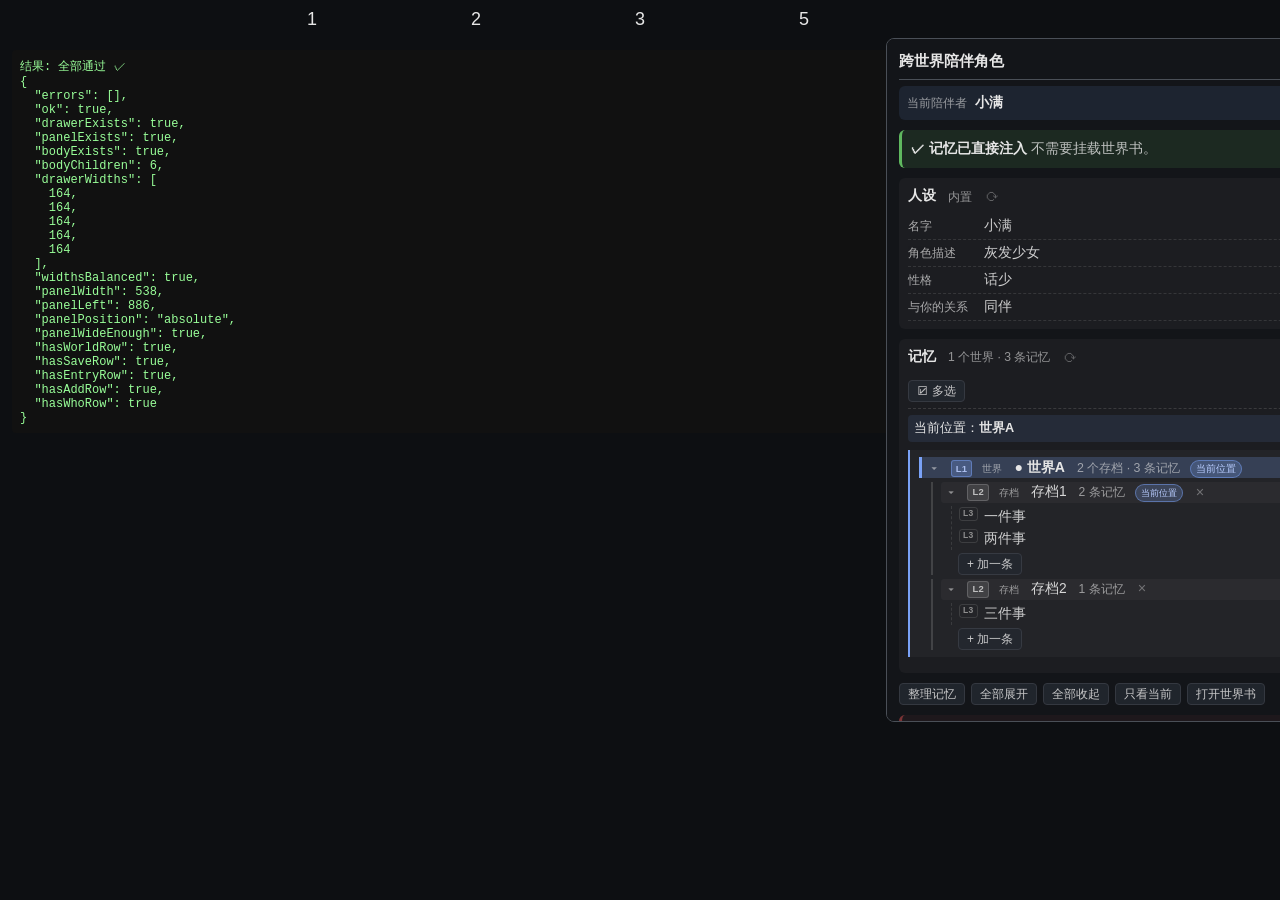
<file: tests/tests/layout/index.html>
<!DOCTYPE html>
<html lang="zh-CN">
<head>
<meta charset="UTF-8">
<title>CMCC 顶部面板浏览器验证</title>
<!--
  浏览器验证页（真实布局 + 真实 CSS）—— 顶部入口
  用法：node tests/layout/sync.mjs 然后 node tests/layout/run.mjs
  结果写在 document.title，格式 CMCC_TOPBAR={...}
-->
<style>
/* 最小复刻 ST 顶部设置栏的几何规则（不是完整 style.css） */
:root {
    --sheldWidth: 820px;
    --topBarBlockSize: 38px;
    --SmartThemeBlurTintColor: rgba(20, 22, 26, 0.94);
    --SmartThemeBodyColor: #e6e6e6;
    --SmartThemeBorderColor: #4a4f57;
    --mainFontSize: 15px;
}
body {
    margin: 0;
    background: #0d0f12;
    color: #e6e6e6;
    font-family: 'Microsoft YaHei', sans-serif;
    font-size: var(--mainFontSize);
}
#top-settings-holder {
    display: flex;
    justify-content: center;
    width: var(--sheldWidth);
    margin: 0 auto;
    align-items: flex-start;
}
.drawer { width: 100%; position: relative; }
.drawer-icon {
    display: flex; align-items: center; justify-content: center;
    width: 100%; height: var(--topBarBlockSize);
    cursor: pointer; font-size: 18px;
}
.drawer-content {
    display: none;
    position: absolute;
    top: var(--topBarBlockSize);
    left: 0; right: 0;
    width: var(--sheldWidth);
    box-sizing: border-box;
    background: var(--SmartThemeBlurTintColor);
    border: 1px solid var(--SmartThemeBorderColor);
    border-radius: 8px;
    padding: 10px;
    z-index: 30000;
}
.drawer-content.openDrawer { display: block; }
.text_pole {
    background: #1b1e24; color: inherit; border: 1px solid #3a3f47;
    border-radius: 4px; padding: 4px 6px; font: inherit; width: 100%; box-sizing: border-box;
}
.menu_button {
    background: #232830; color: inherit; border: 1px solid #3a3f47;
    border-radius: 4px; padding: 4px 10px; cursor: pointer; font: inherit;
}
</style>
<link rel="stylesheet" href="./style.css">
</head>
<body>

<div id="top-settings-holder">
    <!-- 复刻几个别的抽屉，用来验证我们的图标不会把别人挤歪 -->
    <div class="drawer" id="d1"><div class="drawer-icon">1</div></div>
    <div class="drawer" id="d2"><div class="drawer-icon">2</div></div>
    <div class="drawer" id="d3"><div class="drawer-icon">3</div></div>
    <!-- CMCC 的入口由 mountTopDrawer 插进来 -->
    <div class="drawer" id="d5"><div class="drawer-icon">5</div></div>
</div>

<script type="module">
import { mountTopDrawer, renderTopPanel } from './topbar.js';

const errors = [];
const noop = () => {};

const ctx = {
    characters: [{ name: '小满', avatar: 'x.png' }],
    callGenericPopup: async () => null,
    POPUP_TYPE: { INPUT: 1, CONFIRM: 2, TEXT: 3 },
    toastr: { info: noop, success: noop, warning: noop, error: noop },
    powerUserSettings: {},
};

const api = {
    snapshot: () => ({
        bookName: 'CMCC-记忆库',
        personaMode: 'builtin',
        companionName: '小满',
        hasCompanion: true,
        injectMemory: true,
        builtin: { name: '小满', description: '灰发少女', personality: '话少', scenario: '同伴' },
        stats: { worldCount: 1, totalEntries: 3, sharedCount: 0, worlds: [
            { key: 'w1', label: '世界A', saveCount: 2, count: 3,
              saves: [{ key: 's1', label: '存档1', count: 2 },
                      { key: 's2', label: '存档2', count: 1 }] },
        ] },
        shared: [],
        worlds: {
            w1: { label: '世界A', saves: {
                s1: { label: '存档1', entries: [{ text: '一件事' }, { text: '两件事' }] },
                s2: { label: '存档2', entries: [{ text: '三件事' }] },
            } },
        },
    }),
    currentPos: () => ({ wKey: 'w1', sKey: 's1', wLabel: '世界A' }),
    summarize: noop, reload: async () => {}, addMemory: async () => {},
    addShared: async () => {}, editShared: async () => {}, deleteShared: async () => {},
    editMemory: async () => {}, deleteMemory: async () => {},
    deleteMemories: async () => 0, deleteSave: async () => {},
    renameSave: async () => {}, renameWorld: async () => {},
    editPersona: async () => {}, cleanEmpty: async () => ({ saves: 0, worlds: 0 }),
    deleteByScope: async () => ({ deleted: 0, what: '' }),
    refreshTop: noop,
};

const result = { errors, ok: false };
const sleep = (ms) => new Promise((r) => setTimeout(r, ms));

try {
    mountTopDrawer();
} catch (e) {
    errors.push('mountTopDrawer 抛错: ' + (e && e.message));
}

try {
    const drawer = document.getElementById('cmcc-top-drawer');
    const panel = document.getElementById('cmcc-top-panel');
    const body = document.getElementById('cmcc-top-panel_body');

    result.drawerExists = !!drawer;
    result.panelExists = !!panel;
    result.bodyExists = !!body;

    // 打开面板
    if (drawer) {
        const icon = drawer.querySelector('.drawer-icon');
        if (icon) icon.click();
    }
    await sleep(120);

    renderTopPanel({ ctx, api, onGotoSettings: noop });
    await sleep(120);

    const body2 = document.getElementById('cmcc-top-panel_body');
    result.bodyChildren = body2 ? body2.children.length : 0;

    // 图标栏宽度：我们自己的抽屉不能把别人挤歪
    const holders = [...document.querySelectorAll('#top-settings-holder > .drawer')];
    const widths = holders.map((h) => Math.round(h.getBoundingClientRect().width));
    result.drawerWidths = widths;
    result.widthsBalanced = (Math.max(...widths) - Math.min(...widths)) <= 6;

    // 面板不能被压成竖排字：宽度要够
    if (panel) {
        const pr = panel.getBoundingClientRect();
        result.panelWidth = Math.round(pr.width);
        result.panelLeft = Math.round(pr.left);
        result.panelPosition = getComputedStyle(panel).position;
        result.panelWideEnough = pr.width >= 380;
    }

    // 记忆树是否渲染出三级
    result.hasWorldRow = !!document.querySelector('.cmcc-world');
    result.hasSaveRow = !!document.querySelector('.cmcc-save');
    result.hasEntryRow = !!document.querySelector('.cmcc-entry');
    result.hasAddRow = !!document.querySelector('.cmcc-add');
    result.hasWhoRow = !!document.querySelector('.cmcc-top-who');

    result.ok = errors.length === 0
        && result.drawerExists && result.panelExists && result.bodyChildren > 0
        && result.widthsBalanced && result.panelWideEnough
        && result.hasWorldRow && result.hasSaveRow && result.hasEntryRow;
} catch (e) {
    errors.push('检查过程抛错: ' + (e && e.message));
}

document.title = 'CMCC_TOPBAR=' + JSON.stringify(result);
try { console.log(document.title); } catch (e) {}

const pre = document.createElement('pre');
pre.id = 'cmcc_result';
pre.style.cssText = 'margin:12px;padding:8px;background:#111;color:#9f9;font-size:12px;'
    + 'white-space:pre-wrap;border-radius:4px';
pre.textContent = '结果: ' + (result.ok ? '全部通过 ✓' : '有失败 ✗') + '\n'
    + JSON.stringify(result, null, 2);
document.body.appendChild(pre);
</script>
</body>
</html>
</file>
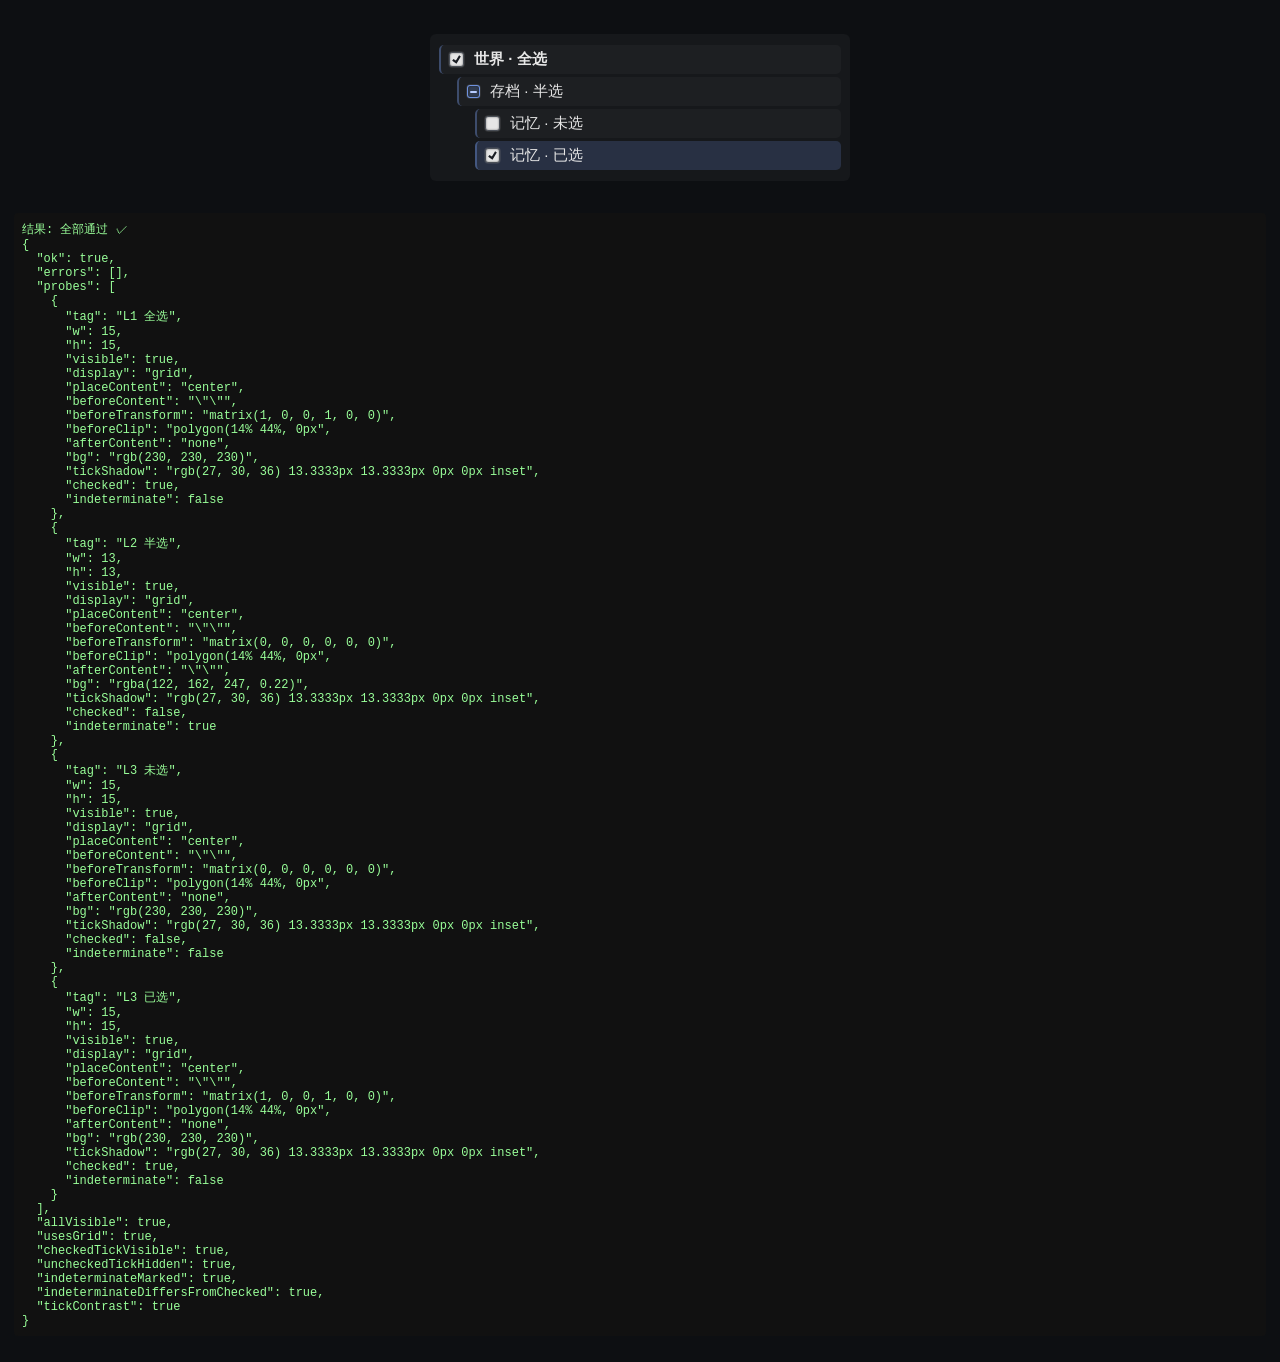
<file: tests/tests/layout/checkbox.html>
<!DOCTYPE html>
<html lang="zh-CN">
<head>
<meta charset="UTF-8">
<title>CMCC 勾选框浏览器验证</title>
<!--
  验证多选模式下的勾选框是否**真的看得见**（实心、有勾、有半选）。

  为什么要单独一页：勾选框的可见性问题（"没有正常显示勾选"）
  在 Node 假 DOM 里完全测不出来 —— 那里不做布局也不执行 CSS。

  用法：node tests/layout/run.mjs  或
        node tools/shot.mjs http://127.0.0.1:8899/checkbox.html --title
  结果：CMCC_CHECKBOX={...}
-->
<style>
/* ── 复刻 ST 的勾选框样式（这是关键，之前就是和它打架才画不出勾）── */
:root {
    --SmartThemeBorderColor: #4a4f57;
    --SmartThemeBodyColor: #e6e6e6;
    --SmartThemeShadowColor: rgba(0, 0, 0, 0.5);
    --SmartThemeCheckboxTickColor: #1b1e24;
    --grey5020a: rgba(128, 128, 128, 0.2);
    --mainFontSize: 15px;
    --animation-duration: 0.2s;
}
body {
    margin: 0; padding: 14px;
    background: #0d0f12; color: #e6e6e6;
    font-family: 'Microsoft YaHei', sans-serif;
    font-size: var(--mainFontSize);
}
input[type='checkbox'] {
    -webkit-appearance: none;
    appearance: none;
    outline: 1px solid var(--grey5020a);
    position: relative;
    width: var(--mainFontSize);
    height: var(--mainFontSize);
    overflow: hidden;
    border-radius: 3px;
    border: 1px solid var(--SmartThemeBorderColor);
    background-color: var(--SmartThemeBodyColor);
    box-shadow: inset 0 0 2px 0 var(--SmartThemeShadowColor);
    cursor: pointer;
    display: grid;
    place-content: center;
    flex-shrink: 0;
}
input[type='checkbox']::before {
    content: "";
    width: 0.65em;
    height: 0.65em;
    transform: scale(0);
    box-shadow: inset 1em 1em var(--SmartThemeCheckboxTickColor);
    transform-origin: bottom left;
    clip-path: polygon(14% 44%, 0 65%, 50% 100%, 100% 16%, 80% 0%, 43% 62%);
}
input[type='checkbox']:checked::before { transform: scale(1); }

/* 行/标题的排版，用来模拟真实列表里的位置 */
.row {
    display: flex; align-items: center; gap: 6px;
    padding: 5px 8px; margin: 3px 0;
    border-radius: 5px;
    background: rgba(127 127 127 / 0.07);
    border-left: 2px solid rgba(122 162 247 / 0.35);
}
.row.lv1 { margin-left: 0; font-weight: bold; }
.row.lv2 { margin-left: 18px; }
.row.lv3 { margin-left: 36px; }
.picked { background: rgba(122 162 247 / 0.18); }
</style>
<link rel="stylesheet" href="./style.css">
</head>
<body>

<div id="cmcc-top-panel">
  <div class="cmcc-top-section">
    <div id="stage"></div>
  </div>
</div>

<script type="module">
const result = { ok: false, errors: [] };
const cb = (extra = '') => {
    const i = document.createElement('input');
    i.type = 'checkbox';
    i.className = 'cmcc-check ' + extra;
    return i;
};

// 造出三种状态，模拟多选列表
const stage = document.getElementById('stage');
stage.innerHTML = '';

function mkRow(cls, label, box) {
    const d = document.createElement('div');
    d.className = 'row ' + cls;
    d.appendChild(box);
    const t = document.createElement('span');
    t.textContent = label;
    d.appendChild(t);
    stage.appendChild(d);
    return d;
}

// L1：全选（有勾）
const c1 = cb('cmcc-world-check');
c1.checked = true;
mkRow('lv1', '世界 · 全选', c1);

// L2：半选
const c2 = cb('cmcc-save-check');
c2.indeterminate = true;
mkRow('lv2', '存档 · 半选', c2);

// L3：未选 / 已选
const c3 = cb();
mkRow('lv3', '记忆 · 未选', c3);
const c4 = cb();
c4.checked = true;
mkRow('lv3 picked', '记忆 · 已选', c4);

await new Promise((r) => setTimeout(r, 60));

// ── 测量 ──
function probe(input, tag) {
    const cs = getComputedStyle(input);
    const before = getComputedStyle(input, '::before');
    const after = getComputedStyle(input, '::after');
    const r = input.getBoundingClientRect();
    return {
        tag,
        w: Math.round(r.width), h: Math.round(r.height),
        visible: r.width > 4 && r.height > 4,
        display: cs.display,
        // ST 用 place-content:center + ::before 画勾
        placeContent: cs.placeContent || cs.justifyContent,
        beforeContent: before.content,
        beforeTransform: before.transform,
        beforeClip: (before.clipPath || '').slice(0, 20),
        afterContent: after.content,
        // 勾的颜色必须和底色不同，否则看不见
        bg: cs.backgroundColor,
        tickShadow: (before.boxShadow || '').slice(0, 60),
        checked: input.checked,
        indeterminate: input.indeterminate,
    };
}

const p1 = probe(c1, 'L1 全选');
const p2 = probe(c2, 'L2 半选');
const p3 = probe(c3, 'L3 未选');
const p4 = probe(c4, 'L3 已选');
result.probes = [p1, p2, p3, p4];

// 断言
result.allVisible = [p1, p2, p3, p4].every((p) => p.visible);
result.usesGrid = p1.display === 'grid';
// 已选：勾要真的被放大（scale 不为 0）
const scaleOf = (t) => {
    const m = String(t).match(/matrix\(([-\d.]+)/);
    return m ? parseFloat(m[1]) : (t === 'none' ? 1 : 0);
};
result.checkedTickVisible = scaleOf(p1.beforeTransform) > 0.9;
result.uncheckedTickHidden = scaleOf(p3.beforeTransform) < 0.1;
// 半选：必须有自己的标记，且不能和"全选"一样
result.indeterminateMarked = p2.afterContent !== 'none' && p2.afterContent !== 'normal'
    || p2.indeterminate === true;
// 半选不能是"空框"，也不能是"全选的样子"
result.indeterminateDiffersFromChecked =
    !(scaleOf(p2.beforeTransform) > 0.9 && p2.afterContent === 'none');
// 勾的颜色必须和底色不同（都是浅色就是看不见）
result.tickContrast = p1.bg !== 'rgb(27, 30, 36)' || p1.tickShadow.includes('27, 30, 36');

result.ok = result.errors.length === 0
    && result.allVisible && result.usesGrid
    && result.checkedTickVisible && result.uncheckedTickHidden
    && result.indeterminateDiffersFromChecked;

document.title = 'CMCC_CHECKBOX=' + JSON.stringify(result);
try { console.log(document.title); } catch (e) {}

const pre = document.createElement('pre');
pre.id = 'cmcc_result';
pre.style.cssText = 'margin-top:12px;padding:8px;background:#111;color:#9f9;font-size:12px;'
    + 'white-space:pre-wrap;border-radius:4px';
pre.textContent = '结果: ' + (result.ok ? '全部通过 ✓' : '有失败 ✗') + '\n'
    + JSON.stringify(result, null, 2);
document.body.appendChild(pre);
</script>
</body>
</html>
</file>
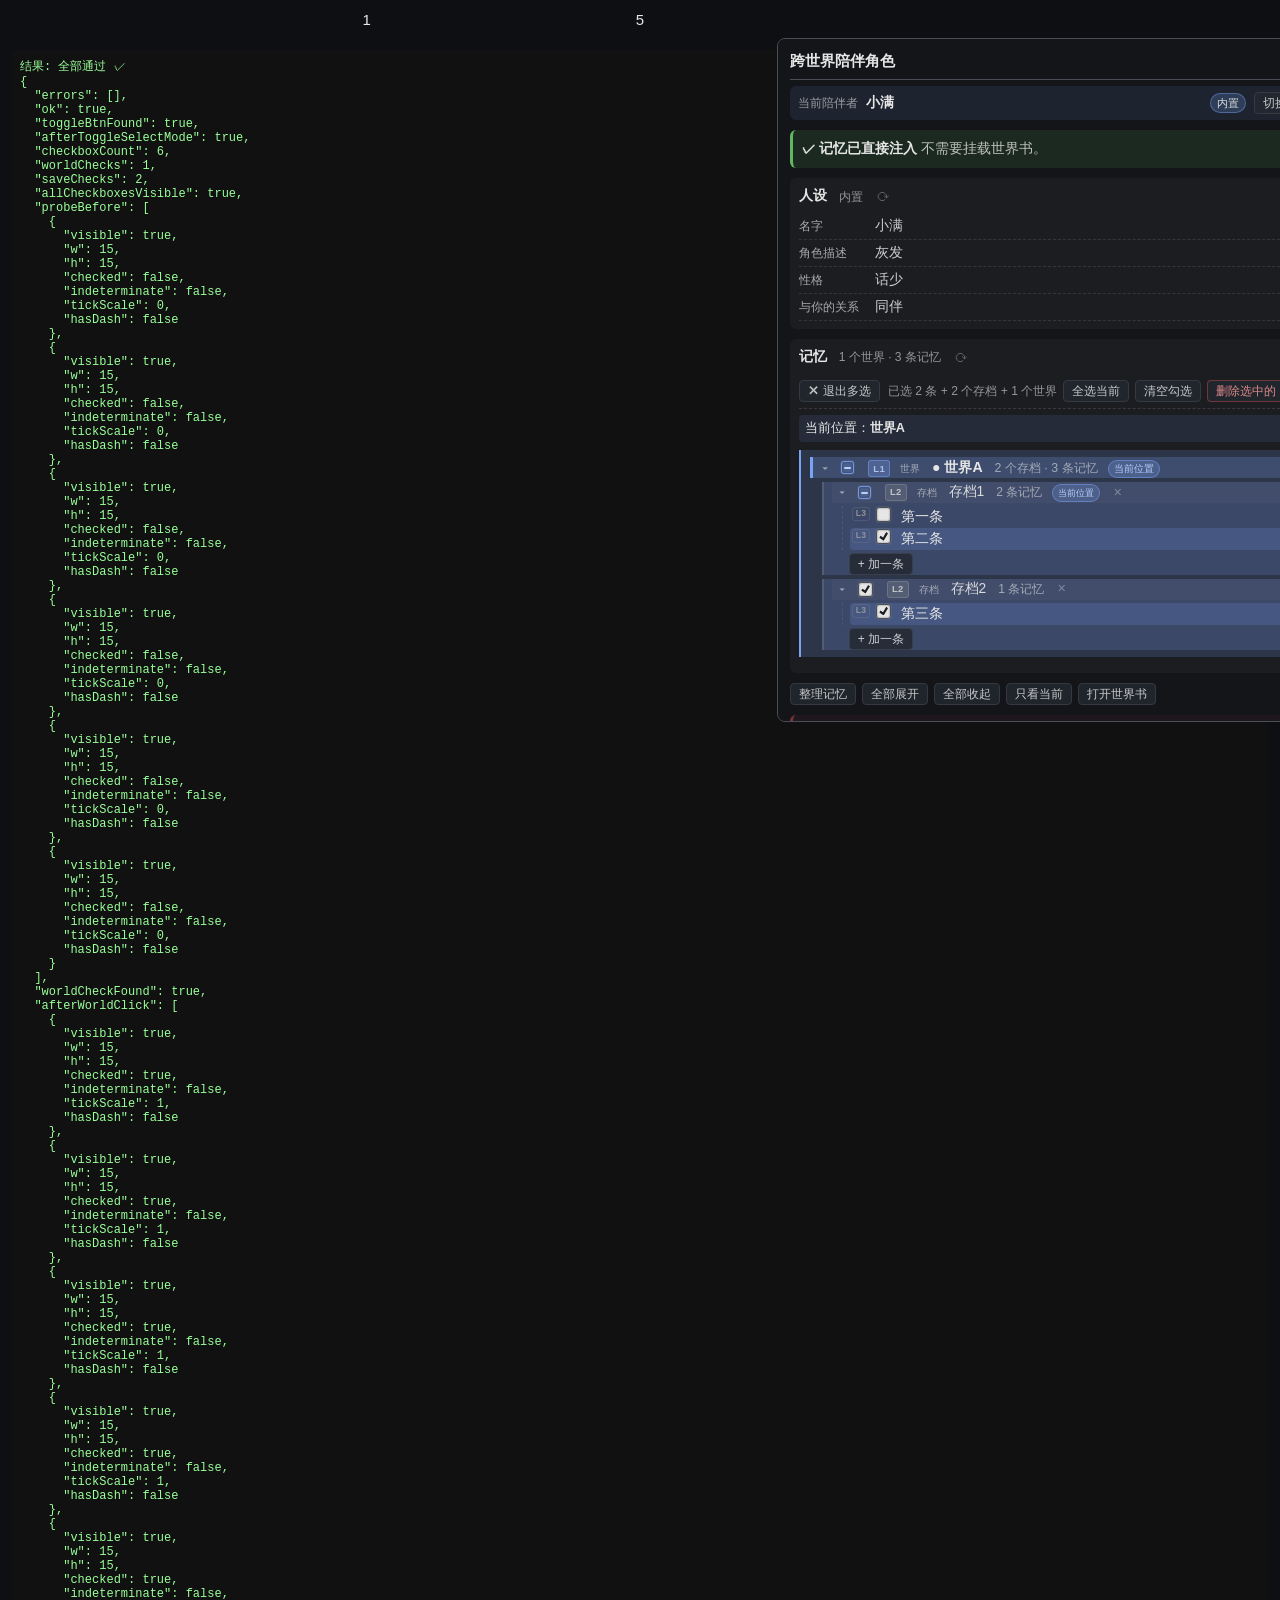
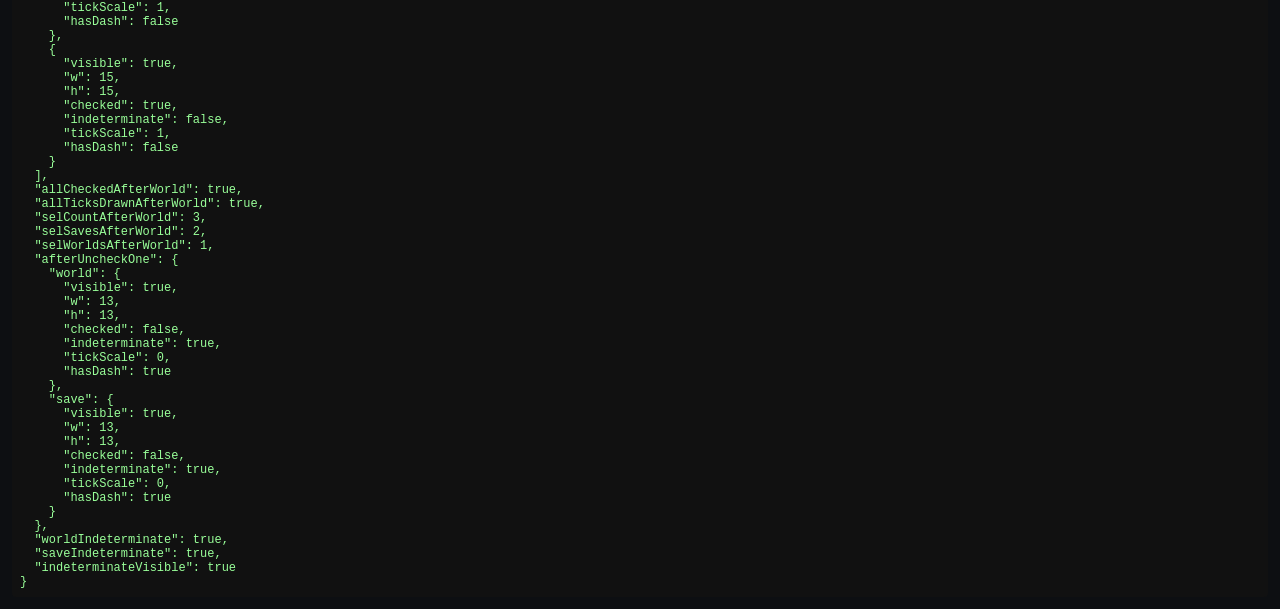
<file: tests/tests/layout/multiselect.html>
<!DOCTYPE html>
<html lang="zh-CN">
<head>
<meta charset="UTF-8">
<title>CMCC 多选勾选浏览器验证</title>
<!--
  在**真实 renderTopPanel** 里验证多选勾选：
    · 进多选后，三级是否都出现勾选框
    · 点世界 → 下面存档和记忆的框是否跟着变成勾上
    · 点记忆 → 世界/存档框是否变成半选
  这些在 Node 假 DOM 里测过逻辑（_cascade_test），
  这里测的是**真的渲染出来、真的看得见**。

  用法：node tests/layout/run.mjs
  结果：CMCC_MULTISEL={...}
-->
<style>
:root {
    --sheldWidth: 820px;
    --topBarBlockSize: 38px;
    --SmartThemeBlurTintColor: rgba(20, 22, 26, 0.94);
    --SmartThemeBodyColor: #e6e6e6;
    --SmartThemeBorderColor: #4a4f57;
    --SmartThemeShadowColor: rgba(0, 0, 0, 0.5);
    --SmartThemeCheckboxTickColor: #1b1e24;
    --grey5020a: rgba(128, 128, 128, 0.2);
    --mainFontSize: 15px;
    --animation-duration: 0.2s;
}
body {
    margin: 0; background: #0d0f12; color: #e6e6e6;
    font-family: 'Microsoft YaHei', sans-serif; font-size: var(--mainFontSize);
}
#top-settings-holder {
    display: flex; justify-content: center;
    width: var(--sheldWidth); margin: 0 auto; align-items: flex-start;
}
.drawer { width: 100%; position: relative; }
.drawer-icon {
    display: flex; align-items: center; justify-content: center;
    width: 100%; height: var(--topBarBlockSize); cursor: pointer;
}
.drawer-content {
    display: none; position: absolute; top: var(--topBarBlockSize);
    left: 0; right: 0; width: var(--sheldWidth); box-sizing: border-box;
    background: var(--SmartThemeBlurTintColor);
    border: 1px solid var(--SmartThemeBorderColor);
    border-radius: 8px; padding: 10px; z-index: 30000;
}
.drawer-content.openDrawer { display: block; }
/* ★ 复刻 ST 的勾选框样式 —— 必须和真实环境一致才测得出问题 */
input[type='checkbox'] {
    -webkit-appearance: none; appearance: none;
    outline: 1px solid var(--grey5020a);
    position: relative;
    width: var(--mainFontSize); height: var(--mainFontSize);
    overflow: hidden; border-radius: 3px;
    border: 1px solid var(--SmartThemeBorderColor);
    background-color: var(--SmartThemeBodyColor);
    box-shadow: inset 0 0 2px 0 var(--SmartThemeShadowColor);
    cursor: pointer; display: grid; place-content: center; flex-shrink: 0;
}
input[type='checkbox']::before {
    content: ""; width: 0.65em; height: 0.65em;
    transform: scale(0); box-shadow: inset 1em 1em var(--SmartThemeCheckboxTickColor);
    transform-origin: bottom left;
    clip-path: polygon(14% 44%, 0 65%, 50% 100%, 100% 16%, 80% 0%, 43% 62%);
}
input[type='checkbox']:checked::before { transform: scale(1); }
.text_pole {
    background: #1b1e24; color: inherit; border: 1px solid #3a3f47;
    border-radius: 4px; padding: 4px 6px; font: inherit; width: 100%; box-sizing: border-box;
}
.menu_button {
    background: #232830; color: inherit; border: 1px solid #3a3f47;
    border-radius: 4px; padding: 4px 10px; cursor: pointer; font: inherit;
}
</style>
<link rel="stylesheet" href="./style.css">
</head>
<body>

<div id="top-settings-holder">
    <div class="drawer" id="d1"><div class="drawer-icon">1</div></div>
    <div class="drawer" id="d5"><div class="drawer-icon">5</div></div>
</div>

<script type="module">
import { mountTopDrawer, renderTopPanel, __selTestHook } from './topbar.js';

const errors = [];
const noop = () => {};
const sleep = (ms) => new Promise((r) => setTimeout(r, ms));

const ctx = {
    characters: [{ name: '小满', avatar: 'x.png' }],
    callGenericPopup: async () => null,
    POPUP_TYPE: { INPUT: 1, CONFIRM: 2, TEXT: 3 },
    toastr: { info: noop, success: noop, warning: noop, error: noop },
    powerUserSettings: {},
};

// 一个世界 / 两个存档 / 共 3 条记忆
const WORLDS = {
    w1: { label: '世界A', saves: {
        s1: { label: '存档1', entries: [{ text: '第一条' }, { text: '第二条' }] },
        s2: { label: '存档2', entries: [{ text: '第三条' }] },
    } },
};

const api = {
    snapshot: () => ({
        bookName: 'CMCC-记忆库', personaMode: 'builtin', companionName: '小满',
        hasCompanion: true, injectMemory: true,
        builtin: { name: '小满', description: '灰发', personality: '话少', scenario: '同伴' },
        stats: { worldCount: 1, totalEntries: 3, sharedCount: 0, worlds: [
            { key: 'w1', label: '世界A', saveCount: 2, count: 3,
              saves: [{ key: 's1', label: '存档1', count: 2 },
                      { key: 's2', label: '存档2', count: 1 }] },
        ] },
        shared: [], worlds: WORLDS,
    }),
    currentPos: () => ({ wKey: 'w1', sKey: 's1', wLabel: '世界A' }),
    summarize: noop, reload: async () => {}, addMemory: async () => {},
    addShared: async () => {}, editShared: async () => {}, deleteShared: async () => {},
    editMemory: async () => {}, deleteMemory: async () => {},
    deleteMemories: async () => 0, deleteSave: async () => {},
    renameSave: async () => {}, renameWorld: async () => {},
    editPersona: async () => {}, cleanEmpty: async () => ({ saves: 0, worlds: 0 }),
    deleteByScope: async () => ({ deleted: 0, what: '' }),
    refreshTop: noop,
};

const R = { errors, ok: false };

/** 真实地量一个勾选框：看得见吗、勾画出来了吗 */
function probe(el) {
    if (!el) return null;
    const r = el.getBoundingClientRect();
    const b = getComputedStyle(el, '::before');
    const a = getComputedStyle(el, '::after');
    const scale = (t) => {
        const m = String(t).match(/matrix\(([-\d.]+)/);
        return m ? parseFloat(m[1]) : (t === 'none' ? 1 : 0);
    };
    return {
        visible: r.width > 4 && r.height > 4,
        w: Math.round(r.width), h: Math.round(r.height),
        checked: el.checked,
        indeterminate: el.indeterminate,
        tickScale: Math.round(scale(b.transform) * 100) / 100,
        hasDash: a.content !== 'none' && a.content !== 'normal',
    };
}

try {
    mountTopDrawer();
    const drawer = document.getElementById('cmcc-top-drawer');
    drawer.querySelector('.drawer-icon').click();
    await sleep(100);

    // ── ① 先出多选栏（模拟点「多选」）──
    __selTestHook.setMode(false);
    renderTopPanel({ ctx, api, onGotoSettings: noop });
    await sleep(60);

    const toggleBtn = [...document.querySelectorAll('.cmcc-selbar button')]
        .find((b) => b.textContent.includes('多选'));
    R.toggleBtnFound = !!toggleBtn;
    if (toggleBtn) toggleBtn.click();
    await sleep(80);

    R.afterToggleSelectMode = __selTestHook.getMode();
    R.checkboxCount = document.querySelectorAll('.cmcc-check').length;
    R.worldChecks = document.querySelectorAll('.cmcc-world-check').length;
    R.saveChecks = document.querySelectorAll('.cmcc-save-check').length;

    // 全部勾选框都要看得见
    const all = [...document.querySelectorAll('.cmcc-check')];
    R.allCheckboxesVisible = all.length > 0 && all.every((c) => probe(c).visible);
    R.probeBefore = all.map(probe);

    // ── ② 点世界标题行的勾选框 → 下面全勾 ──
    const wcb = document.querySelector('.cmcc-world-check');
    R.worldCheckFound = !!wcb;
    if (wcb) {
        wcb.checked = true;
        wcb.dispatchEvent(new Event('change'));
        await sleep(150);
    }

    const afterWorld = [...document.querySelectorAll('.cmcc-check')].map(probe);
    R.afterWorldClick = afterWorld;
    R.allCheckedAfterWorld = afterWorld.length > 0 && afterWorld.every((p) => p.checked);
    // ★ 勾要真的画出来（tickScale ≈ 1），不能只是 checked=true
    R.allTicksDrawnAfterWorld = afterWorld.every((p) => p.tickScale > 0.9);
    R.selCountAfterWorld = __selTestHook.SELECTED.size;
    R.selSavesAfterWorld = __selTestHook.SELECTED_SAVES.size;
    R.selWorldsAfterWorld = __selTestHook.SELECTED_WORLDS.size;

    // ── ③ 取消一条记忆 → 世界和存档应变成半选 ──
    const rowCb = document.querySelector('.cmcc-entry input.cmcc-check');
    if (rowCb) {
        rowCb.checked = false;
        rowCb.dispatchEvent(new Event('change'));
        await sleep(120);
    }
    const wcb2 = document.querySelector('.cmcc-world-check');
    const scb2 = document.querySelector('.cmcc-save-check');
    const pw = probe(wcb2), ps = probe(scb2);
    R.afterUncheckOne = { world: pw, save: ps };
    R.worldIndeterminate = !!pw && pw.indeterminate;
    R.saveIndeterminate = !!ps && ps.indeterminate;
    // 半选要能看出来：要么有横线，要么勾没画满
    R.indeterminateVisible = !!pw && pw.visible
        && (pw.hasDash || pw.tickScale < 0.9);

    R.ok = errors.length === 0
        && R.toggleBtnFound && R.afterToggleSelectMode === true
        && R.checkboxCount === 6            // 1 世界 + 2 存档 + 3 条记忆
        && R.worldChecks === 1 && R.saveChecks === 2
        && R.allCheckboxesVisible
        && R.allCheckedAfterWorld && R.allTicksDrawnAfterWorld
        && R.selWorldsAfterWorld === 1
        && R.worldIndeterminate && R.saveIndeterminate && R.indeterminateVisible;
} catch (e) {
    errors.push('抛错: ' + (e && e.message) + ' @ ' + String(e && e.stack || '').split('\n')[1]);
}

document.title = 'CMCC_MULTISEL=' + JSON.stringify(R);
try { console.log(document.title); } catch (e) {}

const pre = document.createElement('pre');
pre.id = 'cmcc_result';
pre.style.cssText = 'margin:12px;padding:8px;background:#111;color:#9f9;font-size:12px;'
    + 'white-space:pre-wrap;border-radius:4px';
pre.textContent = '结果: ' + (R.ok ? '全部通过 ✓' : '有失败 ✗') + '\n' + JSON.stringify(R, null, 2);
document.body.appendChild(pre);
</script>
</body>
</html>
</file>
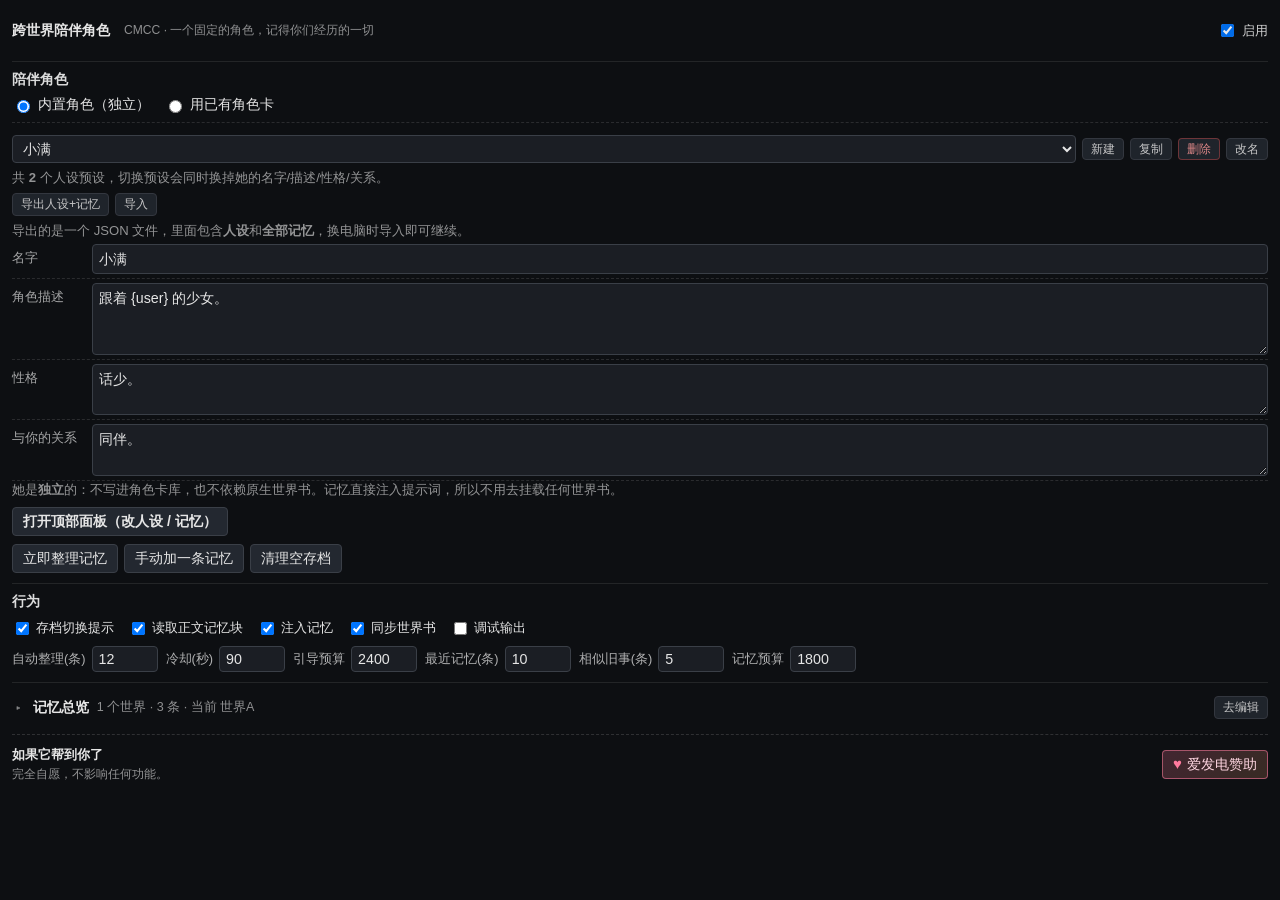
<file: tests/tests/layout/settings.html>
<!DOCTYPE html>
<html lang="zh-CN">
<head>
<meta charset="UTF-8">
<title>CMCC 设置页浏览器验证</title>
<!--
  浏览器验证页（真实布局 + 真实 CSS）
  ─────────────────────────────────────
  为什么需要它：Node 里的假 DOM **不执行 CSS、不做布局**。
  设置面板"点不开"那个 bug（.inline-drawer-content 上的 padding 干扰）
  假 DOM 完全测不出来，只有真浏览器能发现。

  用法：
      node tests/layout/sync.mjs
      node tools/shot.mjs tests/layout/settings.html --title
      或  node tests/layout/run.mjs

  结果写在 document.title，格式 CMCC_SETTINGS={...}
-->
<style>
/* 最小复刻 ST 的关键规则 —— 尤其这一条，它是历史 bug 的根源 */
:root {
    --SmartThemeBlurTintColor: rgba(20, 22, 26, 0.92);
    --SmartThemeBodyColor: #e6e6e6;
    --SmartThemeBorderColor: #4a4f57;
    --mainFontSize: 15px;
}
body {
    margin: 0; padding: 12px;
    background: #0d0f12; color: #e6e6e6;
    font-family: 'Microsoft YaHei', sans-serif;
    font-size: var(--mainFontSize);
}
/* ★ ST 就靠这条把抽屉收起。我们不能再自己加 padding ——
   max-height 限制的是内容盒子，padding 加在外面，会残留。 */
.inline-drawer-content { display: none; }
.inline-drawer-header {
    display: flex; justify-content: space-between; align-items: center;
    padding: 5px 0; cursor: pointer;
}
.inline-drawer-icon { display: block; cursor: pointer; font-size: calc(var(--mainFontSize)*1.5); }
#extensions_settings2 { display: flex; flex-direction: column; }
.text_pole {
    background: #1b1e24; color: inherit; border: 1px solid #3a3f47;
    border-radius: 4px; padding: 4px 6px; font: inherit; width: 100%; box-sizing: border-box;
}
.menu_button {
    background: #232830; color: inherit; border: 1px solid #3a3f47;
    border-radius: 4px; padding: 4px 10px; cursor: pointer; font: inherit;
}
</style>
<link rel="stylesheet" href="./style.css">
</head>
<body>

<div id="extensions_settings2"></div>

<script type="module">
import { renderPanel } from './ui.js';

const noop = () => {};
const errors = [];

const ctx = {
    characters: [{ name: '阿米娅', avatar: 'amiya.png' }],
    callGenericPopup: async () => null,
    POPUP_TYPE: { INPUT: 1, CONFIRM: 2, TEXT: 3 },
    toastr: { info: noop, success: noop, warning: noop, error: noop },
};

// ⚠ 这里必须和 index.js 真正暴露的 api 一致，
//   少一个方法 renderPanel 就会抛错（旧版这个页面就是这么坏掉的）
const settings = {
    enabled: true, personaMode: 'builtin',
    builtin: { name: '小满', description: '跟着 {user} 的少女。', personality: '话少。', scenario: '同伴。' },
    builtins: [
        { id: 'p1', name: '小满', description: '跟着 {user} 的少女。', personality: '话少。', scenario: '同伴。' },
        { id: 'p2', name: '阿米娅', description: '罗德岛的领袖。', personality: '沉稳。', scenario: '' },
    ],
    activeBuiltinId: 'p1',
    injectMemory: true, memoryBudget: 1800, tokenBudget: 2400, saveMemoryLimit: 500,
    recentMemoryLimit: 10, relevantMemoryLimit: 5,
    summarizeEvery: 12, summarizeCooldown: 90, announceSaveSwitch: true,
    syncWorldbook: true, readMemoryCommands: true, debug: false,
};

const api = {
    snapshot: () => ({
        bookName: 'CMCC-记忆库',
        stats: { worldCount: 1, totalEntries: 3, sharedCount: 0, worlds: [
            { key: 'w1', label: '世界A', saveCount: 1, count: 3,
              saves: [{ key: 's1', label: '存档1', count: 3 }] },
        ] },
        shared: [],
    }),
    currentPos: () => ({ wKey: 'w1', sKey: 's1', wLabel: '世界A' }),
    listPersonas: () => settings.builtins.map((x) => ({
        id: x.id, name: x.name, active: x.id === settings.activeBuiltinId,
        descLen: (x.description || '').length,
    })),
    setActivePersona: async () => true,
    addPersona: async () => 'new',
    deletePersona: async () => true,
    renamePersona: async () => true,
    exportAll: async () => ({ _cmcc: true, persona: settings.builtin, worlds: {} }),
    importAll: async () => ({ persona: 'x', worlds: 0, saves: 0, entries: 0 }),
    setBuiltin: async () => {}, setPersonaMode: async () => {},
    summarize: noop, reload: async () => {}, addMemory: async () => {},
    cleanEmpty: async () => ({ saves: 0, worlds: 0 }),
};

const result = { errors, ok: false };

try {
    renderPanel({ settings, onSave: noop, ctx, api, onOpenTop: noop });
} catch (e) {
    errors.push('renderPanel 抛错: ' + (e && e.message));
}

try {
    const panel = document.getElementById('cmcc_settings');
    const content = panel && panel.querySelector('.inline-drawer-content');
    const header = panel && panel.querySelector('.inline-drawer-toggle');
    const sleep = (ms) => new Promise((r) => setTimeout(r, ms));

    if (!panel || !content || !header) {
        errors.push('骨架不完整: panel=' + !!panel + ' content=' + !!content + ' header=' + !!header);
    } else {
        const H = () => Math.round(content.getBoundingClientRect().height);
        const D = () => getComputedStyle(content).display;
        const chevUp = () => !!panel.querySelector('.inline-drawer-icon.up');

        const step = (tag) => ({ tag, h: H(), display: D(), up: chevUp() });

        const steps = [];
        steps.push(step('初始'));
        header.click();
        await sleep(350);
        steps.push(step('点1次'));
        header.click();
        await sleep(350);
        steps.push(step('点2次'));
        header.click();
        await sleep(350);
        steps.push(step('点3次'));

        result.steps = steps;
        // ★ 默认收起（用户要求）：初始 display:none、高度 0
        result.initCollapsed = steps[0].display === 'none' && steps[0].h === 0;
        // 但标题行要看得见、启用开关要能操作
        result.headerVisible = header.getBoundingClientRect().height > 10;
        result.switchVisible = (() => {
            const sw = panel.querySelector('.cmcc-switch, .cmcc-switch-inline');
            if (!sw) return false;
            const r = sw.getBoundingClientRect();
            return r.height > 4 && r.width > 4;
        })();
        result.expandWorks = steps[1].display === 'block' && steps[1].h > 0;
        result.collapseWorks = steps[2].display === 'none' && steps[2].h === 0;
        result.expandAgain = steps[3].display === 'block' && steps[3].h > 0;
        result.chevToggles = !steps[0].up && steps[1].up && !steps[2].up && steps[3].up;
        // ★ 展开后内容不能是空的（收起时若不渲染，展开就会空白）
        result.contentNotEmpty = steps[3].h > 200;

        // 结构检查
        result.hasPersonaBar = !!panel.querySelector('.cmcc-pbar');
        result.personaOptions = panel.querySelectorAll('option').length;
        result.hasOverview = !!panel.querySelector('.cmcc-ov-head');

        // ★ 赞助按钮：必须是真链接、指向爱发电、且真的看得见
        // ⚠ 注意：上面刚点过三次，面板停在「收起」状态。
        //   收起时 display:none，量到的尺寸是 0 —— 所以要先展开再量。
        // 经过上面三次点击，此刻是展开状态（steps[3] = 展开）
        if (steps[3].display !== 'block') header.click();
        await sleep(120);

        const spon = panel.querySelector('.cmcc-support-btn');
        result.hasSponsor = !!spon;
        if (spon) {
            result.sponsorHref = spon.getAttribute('href');
            result.sponsorBlank = spon.getAttribute('target') === '_blank';
            result.sponsorIsLink = spon.tagName === 'A';
            const spr = spon.getBoundingClientRect();
            result.sponsorVisible = spr.width > 40 && spr.height > 10;
        }
        result.bars = panel.querySelectorAll('.cmcc-pbar').length;

        // ★ 全局扫一遍：有没有元素因为父级被裁而"看不见"
        //   （这正是 padding + max-height 那个 bug 的形态）
        const contentRect = content.getBoundingClientRect();
        const visibles = [...content.querySelectorAll('*')].filter((el) => {
            const r = el.getBoundingClientRect();
            return r.height > 0 && r.width > 0;
        });
        result.visibleDescendants = visibles.length;

        result.ok = errors.length === 0
            && result.initCollapsed && result.headerVisible && result.switchVisible
            && result.expandWorks && result.collapseWorks && result.expandAgain
            && result.contentNotEmpty
            && result.chevToggles && result.hasPersonaBar
            && result.personaOptions === 2 && result.bars === 2
            // 赞助按钮
            && result.hasSponsor === true
            && result.sponsorIsLink === true
            && result.sponsorVisible === true
            && result.sponsorBlank === true
            && result.sponsorHref === 'https://afdian.com/a/WhiteShawqi';
    }
} catch (e) {
    errors.push('检查过程抛错: ' + (e && e.message));
}

// 结果同时写进 title（给 tools/shot.mjs --title 读）和页面，便于人眼看
document.title = 'CMCC_SETTINGS=' + JSON.stringify(result);
try { console.log(document.title); } catch (e) {}

const pre = document.createElement('pre');
pre.id = 'cmcc_result';
pre.style.cssText = 'margin-top:12px;padding:8px;background:#111;color:#9f9;font-size:12px;'
    + 'white-space:pre-wrap;border-radius:4px';
pre.textContent = '结果: ' + (result.ok ? '全部通过 ✓' : '有失败 ✗') + '\n'
    + JSON.stringify(result, null, 2);
document.body.appendChild(pre);
</script>
</body>
</html>
</file>
<file: tests/tests/layout/style.css>
/* 跨世界陪伴角色 (CMCC) · 面板样式 */

.cmcc-panel {
    /* 现在内部是 ST 标准 .inline-drawer，边框/内边距交给它，
       这里只负责占满宽度、不被压窄 */
    margin: 4px 0;
    min-width: 0;
    width: 100%;
    box-sizing: border-box;
    font-size: 0.95em;
}

/* 内容区
   ⚠ 这里**不要**给 .inline-drawer-content 加 padding。
   展开/收起只切 display（照抄 ST 的 toggleDrawer），
   内边距一律由内层 .cmcc-drawer-inner 承担 ——
   踩过：写 padding-top:6px 后用 max-height 收起，
   元素仍残留 6px（max-height 限制内容盒子，padding 加在外面），
   也干扰过高度测量。 */
.cmcc-panel .inline-drawer-content {
    padding: 0;
}

.cmcc-drawer-inner {
    padding-top: 6px;
}

/* 标题行：标题 + 副标题 + 启用开关 一行排开 */
.cmcc-panel .inline-drawer-header {
    gap: 8px;
    flex-wrap: nowrap;
}

.cmcc-panel .inline-drawer-header b {
    flex: 0 0 auto;
    white-space: nowrap;
}

.cmcc-switch-inline {
    flex: 0 0 auto;
    margin-left: auto;
    white-space: nowrap;
    cursor: pointer;
    user-select: none;
    display: inline-flex;
    align-items: center;
    gap: 4px;
    font-size: 0.92em;
    opacity: 0.9;
}

.cmcc-switch-inline:hover { opacity: 1; }

.cmcc-sub {
    opacity: 0.6;
    font-size: 0.85em;
    margin-left: 6px;
}

.cmcc-switch {
    display: inline-flex;
    align-items: center;
    gap: 5px;
    cursor: pointer;
    user-select: none;
}

.cmcc-row {
    display: flex;
    gap: 8px;
    align-items: center;
    margin: 6px 0;
    flex-wrap: wrap;
}

.cmcc-label {
    opacity: 0.75;
    white-space: nowrap;
    font-size: 0.9em;
}

.cmcc-select {
    flex: 1 1 200px;
    min-width: 140px;
}

.cmcc-opts {
    display: flex;
    gap: 14px;
    flex-wrap: wrap;
    margin: 8px 0;
}

.cmcc-chk {
    display: inline-flex;
    align-items: center;
    gap: 4px;
    cursor: pointer;
    user-select: none;
    font-size: 0.9em;
}

.cmcc-num {
    display: flex;
    align-items: center;
    gap: 6px;
}

.cmcc-num input { width: 66px; }

/* 统计 */
.cmcc-stats {
    margin: 8px 0;
    padding: 7px 9px;
    border-radius: 6px;
    background: rgba(127 127 127 / 0.12);
    line-height: 1.6;
    font-size: 0.88em;
}

.cmcc-stat-line { opacity: 0.9; }
.cmcc-stat-line b { opacity: 1; }
.cmcc-stat-line code {
    background: rgba(0 0 0 / 0.25);
    padding: 1px 4px;
    border-radius: 3px;
    font-size: 0.95em;
}

.cmcc-hint {
    opacity: 0.62;
    font-size: 0.92em;
}

.cmcc-world {
    margin: 8px 0;
    padding: 7px 9px;
    border-left: 2px solid var(--SmartThemeQuoteColor, #7aa2f7);
    background: rgba(127 127 127 / 0.07);
    border-radius: 0 6px 6px 0;
}

.cmcc-world-head {
    display: flex;
    align-items: baseline;
    gap: 8px;
    flex-wrap: wrap;
}

.cmcc-world-title {
    font-weight: bold;
    cursor: pointer;
}

.cmcc-world-title:hover { text-decoration: underline dotted; }

.cmcc-meta {
    opacity: 0.6;
    font-size: 0.88em;
}

.cmcc-save {
    position: relative;
    margin: 4px 0 4px 12px;                       /* L2 缩进 */
    padding-left: 8px;
    border-left: 2px solid rgba(140 140 140 / 0.30);   /* L2 竖向连接线 */
}

.cmcc-save-head {
    display: flex;
    align-items: center;
    gap: 8px;
}

.cmcc-save-title {
    cursor: pointer;
    opacity: 0.92;
}

.cmcc-save-title:hover { text-decoration: underline dotted; }

.cmcc-entries {
    margin: 3px 0 0 4px;
}

.cmcc-entry {
    display: flex;
    align-items: flex-start;
    gap: 6px;
    line-height: 1.45;
    padding: 1px 0;
}

.cmcc-entry-text {
    flex: 1;
    cursor: pointer;
    opacity: 0.88;
}

.cmcc-entry-text:hover { opacity: 1; }

.cmcc-x {
    background: none;
    border: none;
    color: inherit;
    opacity: 0.38;
    cursor: pointer;
    padding: 0 3px;
    font-size: 1.05em;
    line-height: 1;
    flex: 0 0 auto;
}

.cmcc-x:hover { opacity: 1; color: #ff6b6b; }

.cmcc-add { margin-top: 3px; margin-left: 17px; }   /* 跟 L3 缩进对齐 */

.cmcc-mini {
    font-size: 0.86em;
    padding: 2px 8px;
    opacity: 0.85;
}

.cmcc-empty {
    opacity: 0.55;
    font-style: italic;
    padding: 3px 0;
}

.cmcc-more {
    opacity: 0.55;
    font-size: 0.88em;
    padding: 2px 0 2px 6px;
}

.cmcc-btns {
    display: flex;
    gap: 6px;
    flex-wrap: wrap;
    margin-top: 8px;
    align-items: center;
}

/* ⚠ 按钮里每行文字不能被拆开 —— 否则窄容器下会「一个字一行」竖排 */
.cmcc-panel button,
.cmcc-top-panel button {
    white-space: nowrap;
    flex: 0 0 auto;
    line-height: 1.35;
}

/* 扩展设置页里的主操作按钮：占满一行，醒目 */
.cmcc-wide-btn {
    flex: 1 1 100%;
    text-align: center;
    font-weight: bold;
}

/* ══════════════════════════════════════════
   顶部面板（酒馆顶部图标栏那个）

   注意：ST 的 .drawer-content 已经是
        display:none / position:absolute / top:var(--topBarBlockSize)
   我们**不要**覆盖这两条 —— 否则面板会掉进 #top-settings-holder 的 flex 流里被压扁，
   出现"一个字一行"的竖排。
   只补宽度、内边距这些视觉参数。
   ══════════════════════════════════════════ */

.cmcc-top-icon {
    /* 与 ST 其他顶部图标保持一致，无需额外样式 */
}

/* ⚠ 不要给 #cmcc-top-drawer 加 flex 约束！
   ST 的 #top-settings-holder 是 display:flex + justify-content:center，
   而每个 .drawer 都是 width:100% —— 它们靠 **flex 默认的 shrink** 平摊成一排。
   一旦给我们的 drawer 设了 flex:0 0 auto（禁止收缩），它会独占 100% 宽，
   图标就会被挤到最右边（实测 drawerWidths: [38,46,...,36,688]）。
   保持默认的 0 1 auto 即可与其它图标等宽。 */

#cmcc-top-panel {
    /* 宽度策略：**按内容自适应**，不依赖父容器尺寸。
       ST 的 .drawer-content 是 min-width:450px + width:var(--sheldWidth) + left:0;right:0，
       这几个组合会把面板宽度绑死在父级 flex 宽度上 —— 父级一窄，面板就窄，
       里面的按钮就会"一个字一行"竖排（实测踩过）。
       所以这里：解开左右约束 + 用 max-content 让内容决定宽度，再封顶。 */
    left: auto;
    right: auto;
    margin-left: auto;
    margin-right: auto;
    width: max-content;
    min-width: min(420px, 92vw);
    max-width: 92vw;
    max-height: 76vh;
    overflow-x: hidden;
    padding: 10px 12px;
    z-index: 3010;
}

/* 面板打开时，ST 会把 #top-settings-holder 的 z-index 提到 4005（用 :has 判断），
   我们的面板带 .drawer-content.openDrawer，所以能自动生效 */

.cmcc-top-head {
    display: flex;
    align-items: center;
    justify-content: space-between;
    gap: 8px;
    padding-bottom: 6px;
    margin-bottom: 6px;
    border-bottom: 1px solid var(--SmartThemeBorderColor, #444);
    background: inherit;
}

.cmcc-top-head b {
    font-size: 1.02em;
    white-space: nowrap;
}

.cmcc-top-close {
    background: none;
    border: none;
    color: inherit;
    opacity: 0.5;
    cursor: pointer;
    font-size: 1.2em;
    line-height: 1;
    padding: 0 4px;
    flex: 0 0 auto;
}

.cmcc-top-close:hover { opacity: 1; color: #ff6b6b; }

.cmcc-top-body {
    font-size: 0.92em;
    line-height: 1.5;
}

/* 面板内所有块：禁止被压扁 */
.cmcc-top-body > * { min-width: 0; }

.cmcc-top-who {
    display: flex;
    align-items: center;
    gap: 8px;
    padding: 6px 8px;
    margin-bottom: 8px;
    border-radius: 6px;
    background: rgba(122 162 247 / 0.10);
    flex-wrap: wrap;
}

.cmcc-top-who-label {
    opacity: 0.62;
    font-size: 0.9em;
    white-space: nowrap;
    flex: 0 0 auto;
}

.cmcc-top-who-name {
    font-weight: bold;
    flex: 1 1 auto;
    min-width: 80px;
    word-break: break-word;
}

.cmcc-top-section {
    margin: 10px 0;
    padding: 8px 9px;
    border-radius: 6px;
    background: rgba(127 127 127 / 0.08);
}

.cmcc-top-sec-head {
    display: flex;
    align-items: center;
    gap: 10px;
    margin-bottom: 6px;
}

.cmcc-top-sec-head b {
    flex: 0 0 auto;
    white-space: nowrap;
}

/* 统计文字与标题之间的间距 */
.cmcc-top-sec-head .cmcc-meta {
    margin-left: 2px;
    white-space: nowrap;
}

/* 世界标题与"N 次 / N 条"之间的间距 */
.cmcc-top-body .cmcc-world-head {
    gap: 10px;
}

.cmcc-top-body .cmcc-meta {
    margin-left: 2px;
}

/* 存档标题与条数之间 */
.cmcc-top-body .cmcc-save-head {
    gap: 10px;
}

.cmcc-field {
    display: flex;
    gap: 8px;
    align-items: flex-start;
    padding: 3px 0;
    border-bottom: 1px dashed rgba(127 127 127 / 0.25);
}

.cmcc-field-label {
    flex: 0 0 68px;
    opacity: 0.7;
    font-size: 0.9em;
    padding-top: 1px;
    white-space: nowrap;
}

.cmcc-field-val {
    flex: 1 1 auto;
    min-width: 0;
    cursor: pointer;
    opacity: 0.88;
    line-height: 1.45;
    white-space: pre-wrap;
    word-break: break-word;
}

.cmcc-field-val:hover { opacity: 1; text-decoration: underline dotted; }

.cmcc-now {
    padding: 4px 6px;
    margin-bottom: 6px;
    border-radius: 4px;
    background: rgba(122 162 247 / 0.10);
    font-size: 0.92em;
}

/* 设置页小节 */
.cmcc-sec {
    margin: 10px 0;
    padding-top: 8px;
    border-top: 1px solid rgba(127 127 127 / 0.2);
}

.cmcc-sec-title {
    font-weight: bold;
    margin-bottom: 6px;
    opacity: 0.95;
}

.cmcc-world-line {
    padding: 3px 0 3px 6px;
    border-left: 2px solid rgba(122 162 247 / 0.5);
    line-height: 1.5;
}

/* 记忆世界书未挂载的提醒块 */
.cmcc-warn {
    border-left: 3px solid #d9a441 !important;
    background: rgba(217 164 65 / 0.12) !important;
    line-height: 1.6;
}

.cmcc-warn code,
.cmcc-stat-line code,
.cmcc-top-section code {
    background: rgba(0 0 0 / 0.28);
    padding: 1px 5px;
    border-radius: 3px;
    font-size: 0.95em;
}

/* 陪伴者来源标记（内置 / 角色卡） */
.cmcc-top-who-tag {
    flex: 0 0 auto;
    font-size: 0.78em;
    padding: 1px 6px;
    border-radius: 999px;
    background: rgba(122 162 247 / 0.22);
    border: 1px solid rgba(122 162 247 / 0.45);
    opacity: 0.95;
    white-space: nowrap;
}

/* 设置页的模式单选 + 内置人设编辑 */
.cmcc-mode-row {
    display: flex;
    gap: 14px;
    flex-wrap: wrap;
    margin-bottom: 8px;
}

.cmcc-radio {
    display: inline-flex;
    align-items: center;
    gap: 5px;
    cursor: pointer;
    white-space: nowrap;
}

.cmcc-field-edit {
    display: flex;
    gap: 8px;
    align-items: flex-start;
    padding: 4px 0;
}

.cmcc-field-edit .cmcc-field-label {
    flex: 0 0 72px;
    padding-top: 6px;
}

.cmcc-field-edit textarea,
.cmcc-field-edit input {
    flex: 1 1 auto;
    min-width: 0;
    resize: vertical;
    font-family: inherit;
    font-size: inherit;
    line-height: 1.45;
}

/* 记忆已注入的安心提示 */
.cmcc-ok {
    border-left: 3px solid #5fb85f !important;
    background: rgba(95 184 95 / 0.12) !important;
    line-height: 1.6;
}

/* 折叠箭头（世界 / 存档标题行） */
.cmcc-chev {
    flex: 0 0 auto;
    width: 1em;
    opacity: 0.55;
    font-size: 0.9em;
    text-align: center;
    user-select: none;
}

.cmcc-world-head,
.cmcc-save-head {
    cursor: pointer;
    user-select: none;
}

.cmcc-world-head:hover .cmcc-chev,
.cmcc-save-head:hover .cmcc-chev { opacity: 1; }

.cmcc-world-head:hover,
.cmcc-save-head:hover { background: rgba(127 127 127 / 0.08); }




/* ══ 多选模式 ══ */
.cmcc-selbar {
    display: flex;
    align-items: center;
    gap: 6px;
    flex-wrap: wrap;
    padding: 6px 0;
    border-bottom: 1px dashed rgba(127 127 127 / 0.3);
    margin-bottom: 6px;
}

.cmcc-check {
    flex: 0 0 auto;
    margin: 0 4px 0 0;
    cursor: pointer;
}

/* 多选模式下整行可点 */
.cmcc-entry-sel {
    cursor: pointer;
    border-radius: 4px;
    padding-left: 2px;
}

.cmcc-entry-sel:hover { background: rgba(127 127 127 / 0.12); }

.cmcc-picked {
    background: rgba(122 162 247 / 0.18) !important;
}

.cmcc-picked .cmcc-entry-text { opacity: 1; }

/* 危险操作（删除类）统一配色 */
.cmcc-danger {
    border-color: rgba(220 80 80 / 0.5) !important;
    color: #ff9b9b !important;
}

.cmcc-danger:hover:not(:disabled) {
    background: rgba(220 80 80 / 0.18) !important;
    border-color: rgba(220 80 80 / 0.9) !important;
}

.cmcc-danger:disabled {
    opacity: 0.4;
    cursor: not-allowed;
}

.cmcc-danger-box {
    border-left: 3px solid rgba(220 80 80 / 0.5);
    background: rgba(220 80 80 / 0.06);
}

/* ══════════════════════════════════════════════
   记忆树的三级层级
     L1 = 世界        L2 = 存档 / 世界记忆        L3 = 一条记忆
   目标：一眼看出谁属于谁。之前三级和二级混在一起（用户反馈）。
   ══════════════════════════════════════════════ */

/* ── 级别徽章 ── */
.cmcc-lv {
    flex: 0 0 auto;
    font-size: 0.68em;
    font-weight: bold;
    letter-spacing: 0.03em;
    padding: 1px 4px;
    border-radius: 3px;
    line-height: 1.4;
    opacity: 0.9;
}

.cmcc-lv1 {
    background: rgba(122 162 247 / 0.30);
    border: 1px solid rgba(122 162 247 / 0.55);
    color: #b9cdff;
}

.cmcc-lv2 {
    background: rgba(160 160 160 / 0.22);
    border: 1px solid rgba(160 160 160 / 0.40);
    color: #cfcfcf;
}

.cmcc-lv3 {
    background: transparent;
    border: 1px solid rgba(140 140 140 / 0.28);
    color: #9a9a9a;
    font-size: 0.62em;
    padding: 0 3px;
}

/* ── 级别名（世界 / 存档 / 世界记忆）── */
.cmcc-lvname {
    flex: 0 0 auto;
    font-size: 0.74em;
    opacity: 0.6;
    white-space: nowrap;
    margin-right: 2px;
}

/* ── 当前位置徽章 ── */
.cmcc-curbadge {
    flex: 0 0 auto;
    font-size: 0.68em;
    padding: 1px 5px;
    border-radius: 999px;
    background: rgba(122 162 247 / 0.22);
    border: 1px solid rgba(122 162 247 / 0.5);
    color: #b9cdff;
    white-space: nowrap;
}

/* ── L1 世界：最重 ── */
.cmcc-world-head {
    background: rgba(122 162 247 / 0.13);
    border-left: 3px solid rgba(122 162 247 / 0.75);
    padding-left: 6px;
    font-size: 1.02em;
}

.cmcc-world-title { font-weight: bold; }

.cmcc-cur > .cmcc-world-head {
    background: rgba(122 162 247 / 0.22);
    border-left-color: #7aa2f7;
}

/* ── L2 区块：整体缩进，并画一条竖向连接线 ── */
.cmcc-save,
.cmcc-wmem,
.cmcc-subhead {
    margin-left: 12px;
}

.cmcc-save-head {
    background: rgba(140 140 140 / 0.07);
    border-radius: 3px;
    padding-left: 4px;
}

.cmcc-save-title { font-weight: 500; }

/* ── 世界记忆：不是存档，用暖色 + 斜体，明确区别 ── */
.cmcc-wmem {
    border-left-color: rgba(217 164 65 / 0.55) !important;
}

.cmcc-wmem > .cmcc-save-head {
    background: rgba(217 164 65 / 0.10);
}

.cmcc-wmem .cmcc-save-title {
    color: #d9a441;
    font-style: italic;
    font-weight: normal;
    font-size: 0.9em;
}

/* ── 「存档」小标题：把世界记忆和各次存档隔开 ── */
.cmcc-subhead-save {
    font-size: 0.72em;
    opacity: 0.5;
    letter-spacing: 0.05em;
    padding: 6px 0 2px 8px;
    border-left: 2px solid rgba(140 140 140 / 0.18);
    margin-bottom: 2px;
    user-select: none;
}

/* ── L3 条目：再缩进一级 ── */
.cmcc-entries {
    margin-left: 10px;
    padding-left: 7px;
    border-left: 1px dashed rgba(140 140 140 / 0.22);
}

.cmcc-entry-text {
    flex: 1 1 auto;
    min-width: 0;
    line-height: 1.45;
}

/* 收起后的小标题也不该有连接线残留 */
.cmcc-save:last-child { margin-bottom: 0; }

/* 「加一条」也跟着 L3 缩进 */

/* 未设好陪伴者时的引导块 */
.cmcc-empty-state {
    border-left: 3px solid rgba(122 162 247 / 0.5);
    background: rgba(122 162 247 / 0.08);
    line-height: 1.7;
    padding: 8px 10px;
    border-radius: 4px;
}

/* 设置页：内置人设编辑区 */
.cmcc-builtin {
    margin: 6px 0 2px 0;
    padding: 6px 0 0 0;
    border-top: 1px dashed rgba(127 127 127 / 0.25);
}

/* ══ 设置页记忆总览（可收起 + 卡片式）══ */
.cmcc-ov-head {
    display: flex;
    align-items: center;
    gap: 8px;
    padding: 5px 0;
    cursor: pointer;
    user-select: none;
    border-radius: 4px;
}

.cmcc-ov-head:hover { background: rgba(127 127 127 / 0.08); }

.cmcc-chev2 {
    flex: 0 0 auto;
    width: 1em;
    opacity: 0.55;
    font-size: 0.9em;
    text-align: center;
}

.cmcc-ov-title {
    font-weight: bold;
    flex: 0 0 auto;
    white-space: nowrap;
}

.cmcc-ov-summary {
    flex: 1 1 auto;
    min-width: 0;
    overflow: hidden;
    text-overflow: ellipsis;
    white-space: nowrap;
}

.cmcc-ov-body { padding: 6px 0 2px 4px; }

.cmcc-ov-cards {
    display: flex;
    gap: 8px;
    flex-wrap: wrap;
    margin-bottom: 8px;
}

.cmcc-ov-card {
    flex: 1 1 70px;
    min-width: 70px;
    display: flex;
    flex-direction: column;
    align-items: center;
    padding: 6px 8px;
    border-radius: 6px;
    background: rgba(122 162 247 / 0.10);
    border: 1px solid rgba(122 162 247 / 0.22);
}

.cmcc-ov-num {
    font-size: 1.25em;
    font-weight: bold;
    color: #b9cdff;
    line-height: 1.2;
}

.cmcc-ov-lab {
    font-size: 0.72em;
    opacity: 0.65;
    white-space: nowrap;
}

.cmcc-ov-line {
    display: flex;
    gap: 8px;
    align-items: baseline;
    padding: 2px 0;
    line-height: 1.6;
}

.cmcc-ov-k {
    flex: 0 0 auto;
    min-width: 5.5em;
    font-size: 0.85em;
    opacity: 0.6;
}

.cmcc-ov-wrow {
    display: flex;
    gap: 8px;
    align-items: baseline;
    flex-wrap: wrap;
}

.cmcc-ov-tag {
    display: inline-block;
    font-size: 0.75em;
    padding: 1px 6px;
    margin: 1px 4px 1px 0;
    border-radius: 999px;
    background: rgba(140 140 140 / 0.15);
    border: 1px solid rgba(140 140 140 / 0.25);
    white-space: nowrap;
}

.cmcc-ov-tag i {
    font-style: normal;
    opacity: 0.6;
    margin-left: 3px;
}

.cmcc-ov-empty {
    padding: 6px 0;
    line-height: 1.7;
}

/* 世界行给点左边界，和上面的卡片区分开 */
.cmcc-ov-body .cmcc-world-line {
    margin: 4px 0;
    padding: 5px 8px;
    border-radius: 5px;
    background: rgba(127 127 127 / 0.06);
    border-left: 2px solid rgba(122 162 247 / 0.35);
}

/* ══ 正文里的「本次记忆」折叠块 ══
   AI 输出 <details class="cmcc">，渲染成一张可折叠的小卡片。
   默认收起：不挡阅读；想回看这次记了什么就点开。 */
details.cmcc {
    margin: 6px 0;
    padding: 0;
    border: 1px solid rgba(122 162 247 / 0.35);
    border-left: 3px solid rgba(122 162 247 / 0.7);
    border-radius: 6px;
    background: rgba(122 162 247 / 0.07);
    font-size: 0.9em;
    opacity: 0.85;
}

details.cmcc > summary {
    cursor: pointer;
    padding: 5px 9px;
    font-weight: bold;
    color: #b9cdff;
    user-select: none;
    list-style: none;
    display: flex;
    align-items: center;
    gap: 6px;
}

details.cmcc > summary::before {
    content: '▸';
    flex: 0 0 auto;
    opacity: 0.7;
}

details.cmcc[open] > summary::before { content: '▾'; }

details.cmcc > summary::-webkit-details-marker { display: none; }

details.cmcc > summary:hover {
    background: rgba(122 162 247 / 0.12);
    border-radius: 5px;
}

details.cmcc > summary::after {
    content: attr(data-hint);
    font-weight: normal;
    font-size: 0.82em;
    opacity: 0.55;
    margin-left: auto;
}

/* 展开后的内容区 */
details.cmcc > *:not(summary) {
    padding: 0 9px;
}

details.cmcc[open] > *:not(summary):last-child {
    padding-bottom: 7px;
}

/* ══ 正文里的「共同记忆」块 ══
   AI 输出 ```cmcc … ``` ，酒馆会渲染成 <pre><code class="language-cmcc">。
   给它专属样式，一眼能认出这不是普通代码，而是她的记忆。
   默认保持可见（用户要求：能回看这次记了什么）。 */
.mes_text pre:has(> code.language-cmcc),
.mes_text code.language-cmcc {
    display: block;
    border-left: 3px solid rgba(122 162 247 / 0.75);
    border-radius: 6px;
    background: rgba(122 162 247 / 0.09) !important;
    color: inherit !important;
    font-family: inherit !important;
    font-size: 0.92em;
    padding: 7px 10px;
    margin: 6px 0;
    white-space: pre-wrap;
    word-break: break-word;
    line-height: 1.65;
    opacity: 0.92;
}

/* 标题条：用 ::before 标一下这是记忆，不是代码 */
.mes_text pre:has(> code.language-cmcc)::before,
.mes_text code.language-cmcc::before {
    content: '她的记忆';
    display: block;
    font-size: 0.78em;
    font-weight: bold;
    color: #b9cdff;
    opacity: 0.75;
    margin-bottom: 4px;
    letter-spacing: 0.05em;
}

/* 去掉代码块默认的灰底与等宽观感 */
.mes_text pre:has(> code.language-cmcc) {
    background: transparent !important;
    border: none;
    padding: 0;
}

/* ══ 三级级联勾选：半选状态 ══
   勾了世界但只勾了它下面部分存档/记忆时，用半选表示
   （浏览器原生半选是灰方块，容易看成禁用，所以自己画一道横线）。 */
.cmcc-check:indeterminate {
    appearance: none;
    -webkit-appearance: none;
    width: 13px;
    height: 13px;
    border: 1px solid rgba(122 162 247 / 0.85);
    border-radius: 3px;
    background: rgba(122 162 247 / 0.22);
    position: relative;
    cursor: pointer;
    vertical-align: middle;
    margin: 0 4px 0 0;
}

.cmcc-check:indeterminate::after {
    content: '';
    position: absolute;
    left: 2px;
    right: 2px;
    top: 50%;
    height: 2px;
    margin-top: -1px;
    background: #b9cdff;
    border-radius: 1px;
}

/* 世界 / 存档的勾选框给点强调，和 L3 的记忆框区分开 */
.cmcc-world-check,
.cmcc-save-check {
    flex: 0 0 auto;
}

/* ══ 人设预设栏 / 导出导入栏 ══ */
.cmcc-pbar {
    display: flex;
    flex-wrap: wrap;
    align-items: center;
    gap: 6px;
    margin: 6px 0;
}

.cmcc-pbar .cmcc-select {
    flex: 1 1 140px;
    min-width: 120px;
}

.cmcc-pbar .cmcc-mini {
    flex: 0 0 auto;
    white-space: nowrap;
}

.cmcc-pbar .cmcc-danger {
    border-color: rgba(220 100 100 / 0.55);
}

/* ══ 赞助（爱发电）══
   放最底部，不打扰日常使用。是个真链接（新标签页打开），
   不是 JS 弹窗 —— 免得被浏览器当弹窗拦掉。 */
.cmcc-support {
    margin-top: 10px;
    padding-top: 10px;
    border-top: 1px dashed rgba(127 127 127 / 0.3);
}

.cmcc-support-row {
    display: flex;
    align-items: center;
    gap: 10px;
    flex-wrap: wrap;
}

.cmcc-support-text {
    flex: 1 1 160px;
    min-width: 0;
    font-size: 0.9em;
    line-height: 1.5;
}

.cmcc-support-btn {
    flex: 0 0 auto;
    display: inline-flex;
    align-items: center;
    gap: 5px;
    text-decoration: none !important;
    white-space: nowrap;
    background: linear-gradient(135deg, rgba(255 122 158 / 0.22), rgba(255 168 120 / 0.18));
    border: 1px solid rgba(255 122 158 / 0.55);
    color: #ffd6e2 !important;
    transition: filter 0.15s ease, transform 0.1s ease;
}

.cmcc-support-btn:hover {
    filter: brightness(1.25);
    transform: translateY(-1px);
}

.cmcc-support-btn:active { transform: translateY(0); }

.cmcc-support-ico {
    color: #ff7a9e;
    font-size: 1.05em;
    line-height: 1;
}
</file>
